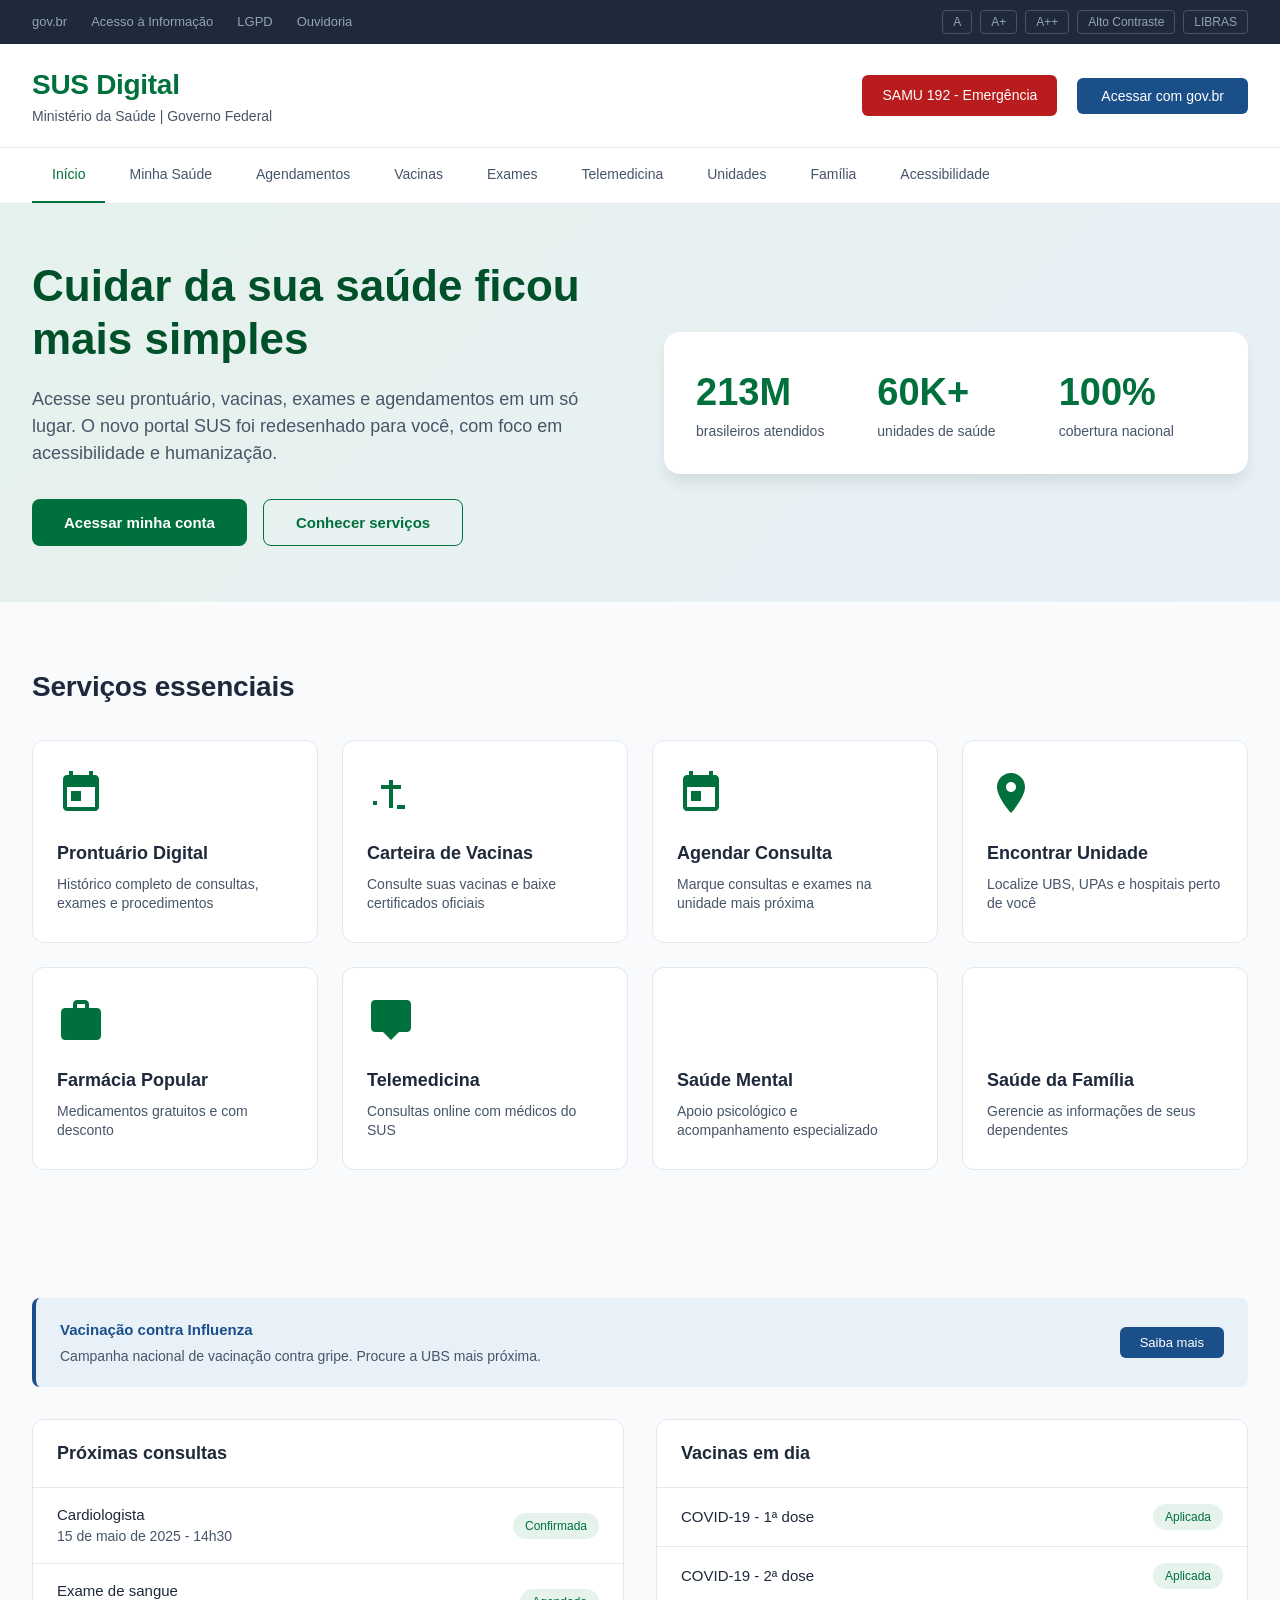
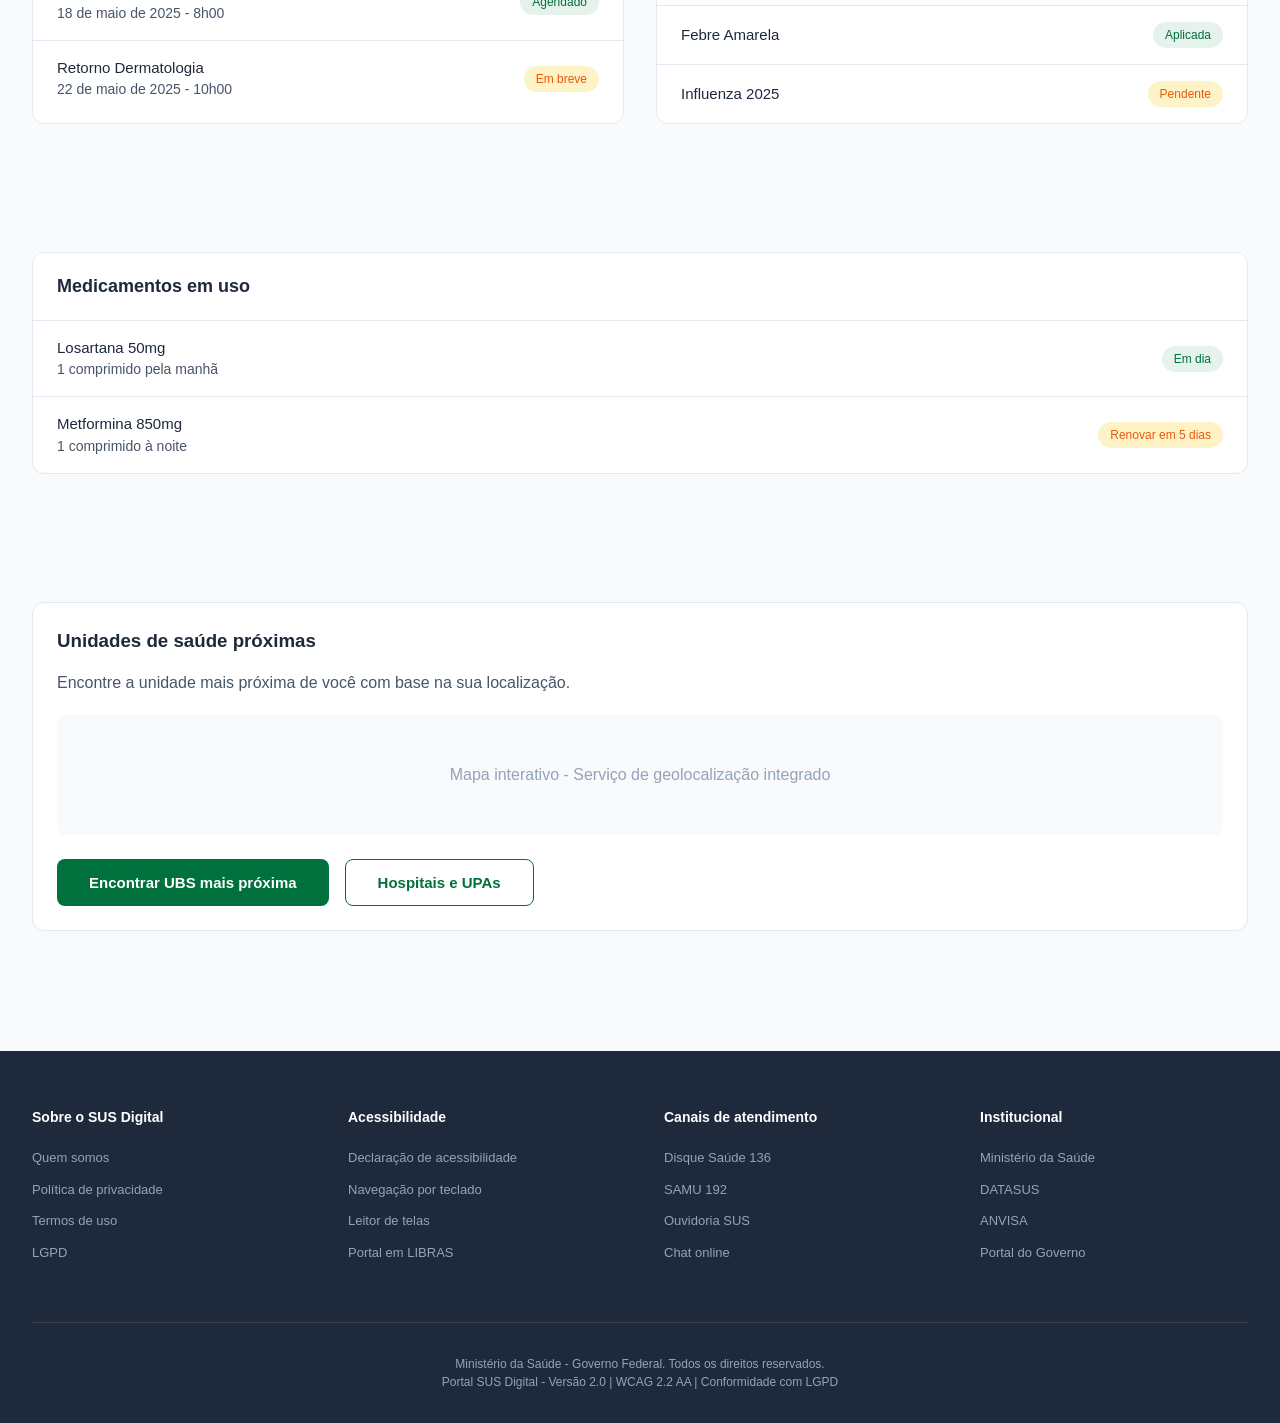
<file: Assets/Visualizar_Paginas/IndexDowload.htm>
<!DOCTYPE html>
<html lang="pt-BR">
<head>
    <meta charset="UTF-8">
    <meta name="viewport" content="width=device-width, initial-scale=1.0">
    <title>SUS Digital - Portal do Cidadão</title>
    <style>
        * {
            margin: 0;
            padding: 0;
            box-sizing: border-box;
        }

        :root {
            --sus-green: #00703C;
            --sus-green-dark: #00502A;
            --sus-green-light: #E6F2EC;
            --gov-blue: #1B4F8A;
            --gov-blue-dark: #0F3B66;
            --gov-blue-light: #E8F0F8;
            --gray-900: #1E293B;
            --gray-700: #475569;
            --gray-500: #94A3B8;
            --gray-100: #F8FAFC;
            --white: #FFFFFF;
            --red: #B91C1C;
            --orange: #EA580C;
            --border: #E2E8F0;
            --shadow-sm: 0 1px 2px rgba(0,0,0,0.05);
            --shadow-md: 0 4px 6px -1px rgba(0,0,0,0.1);
            --shadow-lg: 0 10px 15px -3px rgba(0,0,0,0.1);
        }

        body {
            font-family: 'Inter', -apple-system, BlinkMacSystemFont, 'Segoe UI', sans-serif;
            background: var(--gray-100);
            color: var(--gray-900);
            line-height: 1.5;
        }

        .skip-link {
            position: absolute;
            top: -40px;
            left: 0;
            background: var(--gov-blue);
            color: white;
            padding: 8px 16px;
            text-decoration: none;
            border-radius: 4px;
            z-index: 100;
            font-size: 14px;
        }
        .skip-link:focus { top: 16px; }

        .container {
            max-width: 1280px;
            margin: 0 auto;
            padding: 0 32px;
        }

        /* Top Bar */
        .top-bar {
            background: var(--gray-900);
            color: var(--gray-500);
            font-size: 13px;
            padding: 10px 0;
        }
        .top-bar .container {
            display: flex;
            justify-content: space-between;
            align-items: center;
            flex-wrap: wrap;
            gap: 16px;
        }
        .top-bar-links {
            display: flex;
            gap: 24px;
        }
        .top-bar a {
            color: var(--gray-500);
            text-decoration: none;
        }
        .top-bar a:hover {
            color: var(--white);
        }
        .accessibility-tools {
            display: flex;
            gap: 8px;
        }
        .accessibility-tools button {
            background: transparent;
            border: 1px solid var(--gray-700);
            color: var(--gray-500);
            padding: 4px 10px;
            border-radius: 4px;
            cursor: pointer;
            font-size: 12px;
        }
        .accessibility-tools button:hover {
            border-color: var(--white);
            color: var(--white);
        }

        /* Header */
        .main-header {
            background: var(--white);
            border-bottom: 1px solid var(--border);
            position: sticky;
            top: 0;
            z-index: 50;
        }
        .main-header .container {
            display: flex;
            justify-content: space-between;
            align-items: center;
            padding: 20px 32px;
            flex-wrap: wrap;
            gap: 20px;
        }
        .logo a {
            text-decoration: none;
        }
        .logo-sus {
            font-size: 28px;
            font-weight: 700;
            color: var(--sus-green);
            letter-spacing: -0.3px;
        }
        .logo-gov {
            font-size: 14px;
            font-weight: 400;
            color: var(--gray-700);
        }
        .header-actions {
            display: flex;
            align-items: center;
            gap: 20px;
            flex-wrap: wrap;
        }
        .btn-login {
            background: var(--gov-blue);
            color: white;
            border: none;
            padding: 10px 24px;
            border-radius: 6px;
            font-weight: 500;
            font-size: 14px;
            cursor: pointer;
            transition: background 0.2s;
        }
        .btn-login:hover {
            background: var(--gov-blue-dark);
        }
        .btn-emergency {
            background: var(--red);
            color: white;
            padding: 10px 20px;
            border-radius: 6px;
            font-size: 14px;
            font-weight: 500;
            text-decoration: none;
            display: inline-flex;
            align-items: center;
            gap: 8px;
        }

        /* Navigation */
        .nav-bar {
            background: var(--white);
            border-bottom: 1px solid var(--border);
        }
        .nav-links {
            display: flex;
            gap: 4px;
            overflow-x: auto;
            padding: 0 32px;
            max-width: 1280px;
            margin: 0 auto;
        }
        .nav-links a {
            padding: 16px 20px;
            text-decoration: none;
            color: var(--gray-700);
            font-size: 14px;
            font-weight: 500;
            border-bottom: 2px solid transparent;
            transition: all 0.2s;
            white-space: nowrap;
        }
        .nav-links a:hover {
            color: var(--sus-green);
            border-bottom-color: var(--sus-green);
        }
        .nav-links a.active {
            color: var(--sus-green);
            border-bottom-color: var(--sus-green);
        }

        /* Hero */
        .hero {
            background: linear-gradient(135deg, var(--sus-green-light) 0%, var(--gov-blue-light) 100%);
            padding: 56px 0;
        }
        .hero-grid {
            display: grid;
            grid-template-columns: 1fr 1fr;
            gap: 48px;
            align-items: center;
        }
        .hero h1 {
            font-size: 44px;
            font-weight: 700;
            color: var(--sus-green-dark);
            line-height: 1.2;
            margin-bottom: 20px;
        }
        .hero p {
            font-size: 18px;
            color: var(--gray-700);
            margin-bottom: 32px;
        }
        .hero-buttons {
            display: flex;
            gap: 16px;
            flex-wrap: wrap;
        }
        .btn-primary {
            background: var(--sus-green);
            color: white;
            border: none;
            padding: 14px 32px;
            border-radius: 8px;
            font-weight: 600;
            font-size: 15px;
            cursor: pointer;
            transition: background 0.2s;
        }
        .btn-primary:hover {
            background: var(--sus-green-dark);
        }
        .btn-secondary {
            background: transparent;
            color: var(--sus-green);
            border: 1px solid var(--sus-green);
            padding: 14px 32px;
            border-radius: 8px;
            font-weight: 600;
            font-size: 15px;
            cursor: pointer;
            transition: all 0.2s;
        }
        .stats-grid {
            display: grid;
            grid-template-columns: repeat(3, 1fr);
            gap: 24px;
            background: var(--white);
            padding: 32px;
            border-radius: 16px;
            box-shadow: var(--shadow-lg);
        }
        .stat-value {
            font-size: 38px;
            font-weight: 700;
            color: var(--sus-green);
        }
        .stat-label {
            font-size: 14px;
            color: var(--gray-700);
        }

        /* Icons SVG */
        .icon-svg {
            width: 48px;
            height: 48px;
        }
        .icon-small {
            width: 24px;
            height: 24px;
        }

        /* Services Section */
        .section {
            padding: 64px 0;
        }
        .section-title {
            font-size: 28px;
            font-weight: 600;
            color: var(--gray-900);
            margin-bottom: 32px;
            letter-spacing: -0.2px;
        }
        .cards-grid {
            display: grid;
            grid-template-columns: repeat(4, 1fr);
            gap: 24px;
        }
        .service-card {
            background: var(--white);
            border: 1px solid var(--border);
            border-radius: 12px;
            padding: 28px 24px;
            text-decoration: none;
            display: block;
            transition: all 0.2s;
        }
        .service-card:hover {
            transform: translateY(-3px);
            box-shadow: var(--shadow-md);
            border-color: var(--sus-green-light);
        }
        .service-card h3 {
            font-size: 18px;
            font-weight: 600;
            color: var(--gray-900);
            margin: 16px 0 8px;
        }
        .service-card p {
            font-size: 14px;
            color: var(--gray-700);
            line-height: 1.4;
        }

        /* Dashboard */
        .dashboard-grid {
            display: grid;
            grid-template-columns: repeat(2, 1fr);
            gap: 32px;
        }
        .dashboard-card {
            background: var(--white);
            border: 1px solid var(--border);
            border-radius: 12px;
            overflow: hidden;
        }
        .dashboard-header {
            padding: 20px 24px;
            border-bottom: 1px solid var(--border);
            background: var(--white);
        }
        .dashboard-header h3 {
            font-size: 18px;
            font-weight: 600;
        }
        .dashboard-list {
            padding: 0;
        }
        .dashboard-item {
            display: flex;
            justify-content: space-between;
            align-items: center;
            padding: 16px 24px;
            border-bottom: 1px solid var(--border);
        }
        .dashboard-item:last-child {
            border-bottom: none;
        }
        .item-title {
            font-weight: 500;
            font-size: 15px;
        }
        .item-date {
            font-size: 14px;
            color: var(--gray-700);
        }
        .badge-success {
            background: var(--sus-green-light);
            color: var(--sus-green);
            font-size: 12px;
            padding: 4px 12px;
            border-radius: 30px;
        }
        .badge-warning {
            background: #FEF3C7;
            color: var(--orange);
            font-size: 12px;
            padding: 4px 12px;
            border-radius: 30px;
        }

        /* Alert */
        .alert-card {
            background: var(--gov-blue-light);
            border-left: 4px solid var(--gov-blue);
            padding: 20px 24px;
            border-radius: 8px;
            display: flex;
            justify-content: space-between;
            align-items: center;
            flex-wrap: wrap;
            gap: 16px;
            margin-bottom: 32px;
        }
        .alert-content strong {
            color: var(--gov-blue);
            font-size: 15px;
        }
        .alert-content p {
            font-size: 14px;
            color: var(--gray-700);
            margin-top: 4px;
        }
        .alert-btn {
            background: var(--gov-blue);
            color: white;
            border: none;
            padding: 8px 20px;
            border-radius: 6px;
            font-size: 13px;
            cursor: pointer;
        }

        /* Map */
        .map-section {
            background: var(--white);
            border: 1px solid var(--border);
            border-radius: 12px;
            padding: 24px;
        }
        .map-placeholder {
            background: var(--gray-100);
            border-radius: 8px;
            padding: 48px;
            text-align: center;
            color: var(--gray-500);
            margin-top: 16px;
        }

        /* Footer */
        .footer {
            background: var(--gray-900);
            color: var(--gray-500);
            padding: 56px 0 32px;
            margin-top: 56px;
        }
        .footer-grid {
            display: grid;
            grid-template-columns: repeat(4, 1fr);
            gap: 48px;
            margin-bottom: 48px;
        }
        .footer-col h4 {
            color: var(--white);
            font-size: 14px;
            font-weight: 600;
            margin-bottom: 20px;
        }
        .footer-col a {
            display: block;
            color: var(--gray-500);
            text-decoration: none;
            font-size: 13px;
            margin-bottom: 12px;
        }
        .footer-col a:hover {
            color: var(--white);
        }
        .footer-bottom {
            border-top: 1px solid rgba(255,255,255,0.1);
            padding-top: 32px;
            text-align: center;
            font-size: 12px;
        }

        /* SVG Icons */
        .icon-calendar, .icon-vaccine, .icon-medicine, .icon-map, 
        .icon-telemed, .icon-family, .icon-mental, .icon-chart {
            display: inline-block;
            width: 48px;
            height: 48px;
            background-size: contain;
            background-repeat: no-repeat;
            background-position: center;
        }
        .icon-calendar { background-image: url("data:image/svg+xml,%3Csvg xmlns='http://www.w3.org/2000/svg' fill='%2300703C' viewBox='0 0 24 24'%3E%3Cpath d='M19 3h-1V1h-2v2H8V1H6v2H5c-1.1 0-2 .9-2 2v14c0 1.1.9 2 2 2h14c1.1 0 2-.9 2-2V5c0-1.1-.9-2-2-2zm0 16H5V9h14v10zM7 11h5v5H7v-5z'/%3E%3C/svg%3E"); }
        .icon-vaccine { background-image: url("data:image/svg+xml,%3Csvg xmlns='http://www.w3.org/2000/svg' fill='%2300703C' viewBox='0 0 24 24'%3E%3Cpath d='M11 5.5H13V19.5H11z'/%3E%3Cpath d='M17 8h-4v2h4v8h-2v2h4v-2h-2V8zM7 8h4v2H7v8H5v-2H3v2h4V8z'/%3E%3C/svg%3E"); }
        .icon-medicine { background-image: url("data:image/svg+xml,%3Csvg xmlns='http://www.w3.org/2000/svg' fill='%2300703C' viewBox='0 0 24 24'%3E%3Cpath d='M20 6h-4V4c0-1.1-.9-2-2-2h-4c-1.1 0-2 .9-2 2v2H4c-1.1 0-2 .9-2 2v12c0 1.1.9 2 2 2h16c1.1 0 2-.9 2-2V8c0-1.1-.9-2-2-2zM10 4h4v2h-4V4z'/%3E%3C/svg%3E"); }
        .icon-map { background-image: url("data:image/svg+xml,%3Csvg xmlns='http://www.w3.org/2000/svg' fill='%2300703C' viewBox='0 0 24 24'%3E%3Cpath d='M12 2C8.13 2 5 5.13 5 9c0 5.25 7 13 7 13s7-7.75 7-13c0-3.87-3.13-7-7-7zm0 9.5c-1.38 0-2.5-1.12-2.5-2.5s1.12-2.5 2.5-2.5 2.5 1.12 2.5 2.5-1.12 2.5-2.5 2.5z'/%3E%3C/svg%3E"); }
        .icon-telemed { background-image: url("data:image/svg+xml,%3Csvg xmlns='http://www.w3.org/2000/svg' fill='%2300703C' viewBox='0 0 24 24'%3E%3Cpath d='M12 6c-3.31 0-6 2.69-6 6s2.69 6 6 6 6-2.69 6-6-2.69-6-6-6zm0 2c1.1 0 2 .9 2 2s-.9 2-2 2-2-.9-2-2 .9-2 2-2z'/%3E%3Cpath d='M20 2H4c-1.1 0-2 .9-2 2v12c0 1.1.9 2 2 2h4l4 4 4-4h4c1.1 0 2-.9 2-2V4c0-1.1-.9-2-2-2z'/%3E%3C/svg%3E"); }

        /* Responsive */
        @media (max-width: 1024px) {
            .cards-grid { grid-template-columns: repeat(2, 1fr); }
            .hero-grid { grid-template-columns: 1fr; }
            .stats-grid { grid-template-columns: repeat(3, 1fr); }
        }
        @media (max-width: 768px) {
            .container { padding: 0 20px; }
            .cards-grid { grid-template-columns: 1fr; }
            .dashboard-grid { grid-template-columns: 1fr; }
            .footer-grid { grid-template-columns: repeat(2, 1fr); }
            .hero h1 { font-size: 32px; }
            .stats-grid { grid-template-columns: 1fr; text-align: center; }
        }
        @media (max-width: 480px) {
            .footer-grid { grid-template-columns: 1fr; }
            .hero-buttons { flex-direction: column; }
            .btn-primary, .btn-secondary { width: 100%; text-align: center; }
            .main-header .container { flex-direction: column; text-align: center; }
        }

        :focus-visible {
            outline: 3px solid var(--gov-blue);
            outline-offset: 2px;
            border-radius: 4px;
        }

        /* High Contrast */
        body.high-contrast {
            background: black;
            color: white;
        }
        body.high-contrast .service-card,
        body.high-contrast .dashboard-card,
        body.high-contrast .stats-grid {
            background: #111;
            border-color: #333;
            color: white;
        }
    </style>
</head>
<body>
    <a href="#main-content" class="skip-link">Ir para o conteúdo principal</a>

    <div class="top-bar">
        <div class="container">
            <div class="top-bar-links">
                <a href="#">gov.br</a>
                <a href="#">Acesso à Informação</a>
                <a href="#">LGPD</a>
                <a href="#">Ouvidoria</a>
            </div>
            <div class="accessibility-tools">
                <button onclick="document.body.style.fontSize = '100%'">A</button>
                <button onclick="document.body.style.fontSize = '120%'">A+</button>
                <button onclick="document.body.style.fontSize = '140%'">A++</button>
                <button onclick="toggleContrast()">Alto Contraste</button>
                <button>LIBRAS</button>
            </div>
        </div>
    </div>

    <header class="main-header">
        <div class="container">
            <div class="logo">
                <a href="#">
                    <div class="logo-sus">SUS Digital</div>
                    <div class="logo-gov">Ministério da Saúde | Governo Federal</div>
                </a>
            </div>
            <div class="header-actions">
                <a href="#" class="btn-emergency">SAMU 192 - Emergência</a>
                <button class="btn-login">Acessar com gov.br</button>
            </div>
        </div>
    </header>

    <nav class="nav-bar">
        <div class="nav-links">
            <a href="#" class="active">Início</a>
            <a href="#">Minha Saúde</a>
            <a href="#">Agendamentos</a>
            <a href="#">Vacinas</a>
            <a href="#">Exames</a>
            <a href="#">Telemedicina</a>
            <a href="#">Unidades</a>
            <a href="#">Família</a>
            <a href="#">Acessibilidade</a>
        </div>
    </nav>

    <main id="main-content">
        <section class="hero">
            <div class="container">
                <div class="hero-grid">
                    <div>
                        <h1>Cuidar da sua saúde ficou mais simples</h1>
                        <p>Acesse seu prontuário, vacinas, exames e agendamentos em um só lugar. O novo portal SUS foi redesenhado para você, com foco em acessibilidade e humanização.</p>
                        <div class="hero-buttons">
                            <button class="btn-primary">Acessar minha conta</button>
                            <button class="btn-secondary">Conhecer serviços</button>
                        </div>
                    </div>
                    <div class="stats-grid">
                        <div>
                            <div class="stat-value">213M</div>
                            <div class="stat-label">brasileiros atendidos</div>
                        </div>
                        <div>
                            <div class="stat-value">60K+</div>
                            <div class="stat-label">unidades de saúde</div>
                        </div>
                        <div>
                            <div class="stat-value">100%</div>
                            <div class="stat-label">cobertura nacional</div>
                        </div>
                    </div>
                </div>
            </div>
        </section>

        <section class="section">
            <div class="container">
                <h2 class="section-title">Serviços essenciais</h2>
                <div class="cards-grid">
                    <a href="#" class="service-card">
                        <div class="icon-calendar"></div>
                        <h3>Prontuário Digital</h3>
                        <p>Histórico completo de consultas, exames e procedimentos</p>
                    </a>
                    <a href="#" class="service-card">
                        <div class="icon-vaccine"></div>
                        <h3>Carteira de Vacinas</h3>
                        <p>Consulte suas vacinas e baixe certificados oficiais</p>
                    </a>
                    <a href="#" class="service-card">
                        <div class="icon-calendar"></div>
                        <h3>Agendar Consulta</h3>
                        <p>Marque consultas e exames na unidade mais próxima</p>
                    </a>
                    <a href="#" class="service-card">
                        <div class="icon-map"></div>
                        <h3>Encontrar Unidade</h3>
                        <p>Localize UBS, UPAs e hospitais perto de você</p>
                    </a>
                    <a href="#" class="service-card">
                        <div class="icon-medicine"></div>
                        <h3>Farmácia Popular</h3>
                        <p>Medicamentos gratuitos e com desconto</p>
                    </a>
                    <a href="#" class="service-card">
                        <div class="icon-telemed"></div>
                        <h3>Telemedicina</h3>
                        <p>Consultas online com médicos do SUS</p>
                    </a>
                    <a href="#" class="service-card">
                        <div class="icon-mental"></div>
                        <h3>Saúde Mental</h3>
                        <p>Apoio psicológico e acompanhamento especializado</p>
                    </a>
                    <a href="#" class="service-card">
                        <div class="icon-family"></div>
                        <h3>Saúde da Família</h3>
                        <p>Gerencie as informações de seus dependentes</p>
                    </a>
                </div>
            </div>
        </section>

        <section class="section">
            <div class="container">
                <div class="alert-card">
                    <div class="alert-content">
                        <strong>Vacinação contra Influenza</strong>
                        <p>Campanha nacional de vacinação contra gripe. Procure a UBS mais próxima.</p>
                    </div>
                    <button class="alert-btn">Saiba mais</button>
                </div>

                <div class="dashboard-grid">
                    <div class="dashboard-card">
                        <div class="dashboard-header">
                            <h3>Próximas consultas</h3>
                        </div>
                        <div class="dashboard-list">
                            <div class="dashboard-item">
                                <div>
                                    <div class="item-title">Cardiologista</div>
                                    <div class="item-date">15 de maio de 2025 - 14h30</div>
                                </div>
                                <div class="badge-success">Confirmada</div>
                            </div>
                            <div class="dashboard-item">
                                <div>
                                    <div class="item-title">Exame de sangue</div>
                                    <div class="item-date">18 de maio de 2025 - 8h00</div>
                                </div>
                                <div class="badge-success">Agendado</div>
                            </div>
                            <div class="dashboard-item">
                                <div>
                                    <div class="item-title">Retorno Dermatologia</div>
                                    <div class="item-date">22 de maio de 2025 - 10h00</div>
                                </div>
                                <div class="badge-warning">Em breve</div>
                            </div>
                        </div>
                    </div>

                    <div class="dashboard-card">
                        <div class="dashboard-header">
                            <h3>Vacinas em dia</h3>
                        </div>
                        <div class="dashboard-list">
                            <div class="dashboard-item">
                                <div class="item-title">COVID-19 - 1ª dose</div>
                                <div class="badge-success">Aplicada</div>
                            </div>
                            <div class="dashboard-item">
                                <div class="item-title">COVID-19 - 2ª dose</div>
                                <div class="badge-success">Aplicada</div>
                            </div>
                            <div class="dashboard-item">
                                <div class="item-title">Febre Amarela</div>
                                <div class="badge-success">Aplicada</div>
                            </div>
                            <div class="dashboard-item">
                                <div class="item-title">Influenza 2025</div>
                                <div class="badge-warning">Pendente</div>
                            </div>
                        </div>
                    </div>
                </div>
            </div>
        </section>

        <section class="section">
            <div class="container">
                <div class="dashboard-card">
                    <div class="dashboard-header">
                        <h3>Medicamentos em uso</h3>
                    </div>
                    <div class="dashboard-list">
                        <div class="dashboard-item">
                            <div>
                                <div class="item-title">Losartana 50mg</div>
                                <div class="item-date">1 comprimido pela manhã</div>
                            </div>
                            <div class="badge-success">Em dia</div>
                        </div>
                        <div class="dashboard-item">
                            <div>
                                <div class="item-title">Metformina 850mg</div>
                                <div class="item-date">1 comprimido à noite</div>
                            </div>
                            <div class="badge-warning">Renovar em 5 dias</div>
                        </div>
                    </div>
                </div>
            </div>
        </section>

        <section class="section">
            <div class="container">
                <div class="map-section">
                    <h3 style="margin-bottom: 16px;">Unidades de saúde próximas</h3>
                    <p style="color: var(--gray-700); margin-bottom: 20px;">Encontre a unidade mais próxima de você com base na sua localização.</p>
                    <div class="map-placeholder">
                        Mapa interativo - Serviço de geolocalização integrado
                    </div>
                    <div style="display: flex; gap: 16px; margin-top: 24px; flex-wrap: wrap;">
                        <button class="btn-primary">Encontrar UBS mais próxima</button>
                        <button class="btn-secondary">Hospitais e UPAs</button>
                    </div>
                </div>
            </div>
        </section>
    </main>

    <footer class="footer">
        <div class="container">
            <div class="footer-grid">
                <div class="footer-col">
                    <h4>Sobre o SUS Digital</h4>
                    <a href="#">Quem somos</a>
                    <a href="#">Política de privacidade</a>
                    <a href="#">Termos de uso</a>
                    <a href="#">LGPD</a>
                </div>
                <div class="footer-col">
                    <h4>Acessibilidade</h4>
                    <a href="#">Declaração de acessibilidade</a>
                    <a href="#">Navegação por teclado</a>
                    <a href="#">Leitor de telas</a>
                    <a href="#">Portal em LIBRAS</a>
                </div>
                <div class="footer-col">
                    <h4>Canais de atendimento</h4>
                    <a href="#">Disque Saúde 136</a>
                    <a href="#">SAMU 192</a>
                    <a href="#">Ouvidoria SUS</a>
                    <a href="#">Chat online</a>
                </div>
                <div class="footer-col">
                    <h4>Institucional</h4>
                    <a href="#">Ministério da Saúde</a>
                    <a href="#">DATASUS</a>
                    <a href="#">ANVISA</a>
                    <a href="#">Portal do Governo</a>
                </div>
            </div>
            <div class="footer-bottom">
                <p>Ministério da Saúde - Governo Federal. Todos os direitos reservados.</p>
                <p>Portal SUS Digital - Versão 2.0 | WCAG 2.2 AA | Conformidade com LGPD</p>
            </div>
        </div>
    </footer>

    <script>
        function toggleContrast() {
            document.body.classList.toggle('high-contrast');
        }
    </script>
</body>
</html>
</file>
